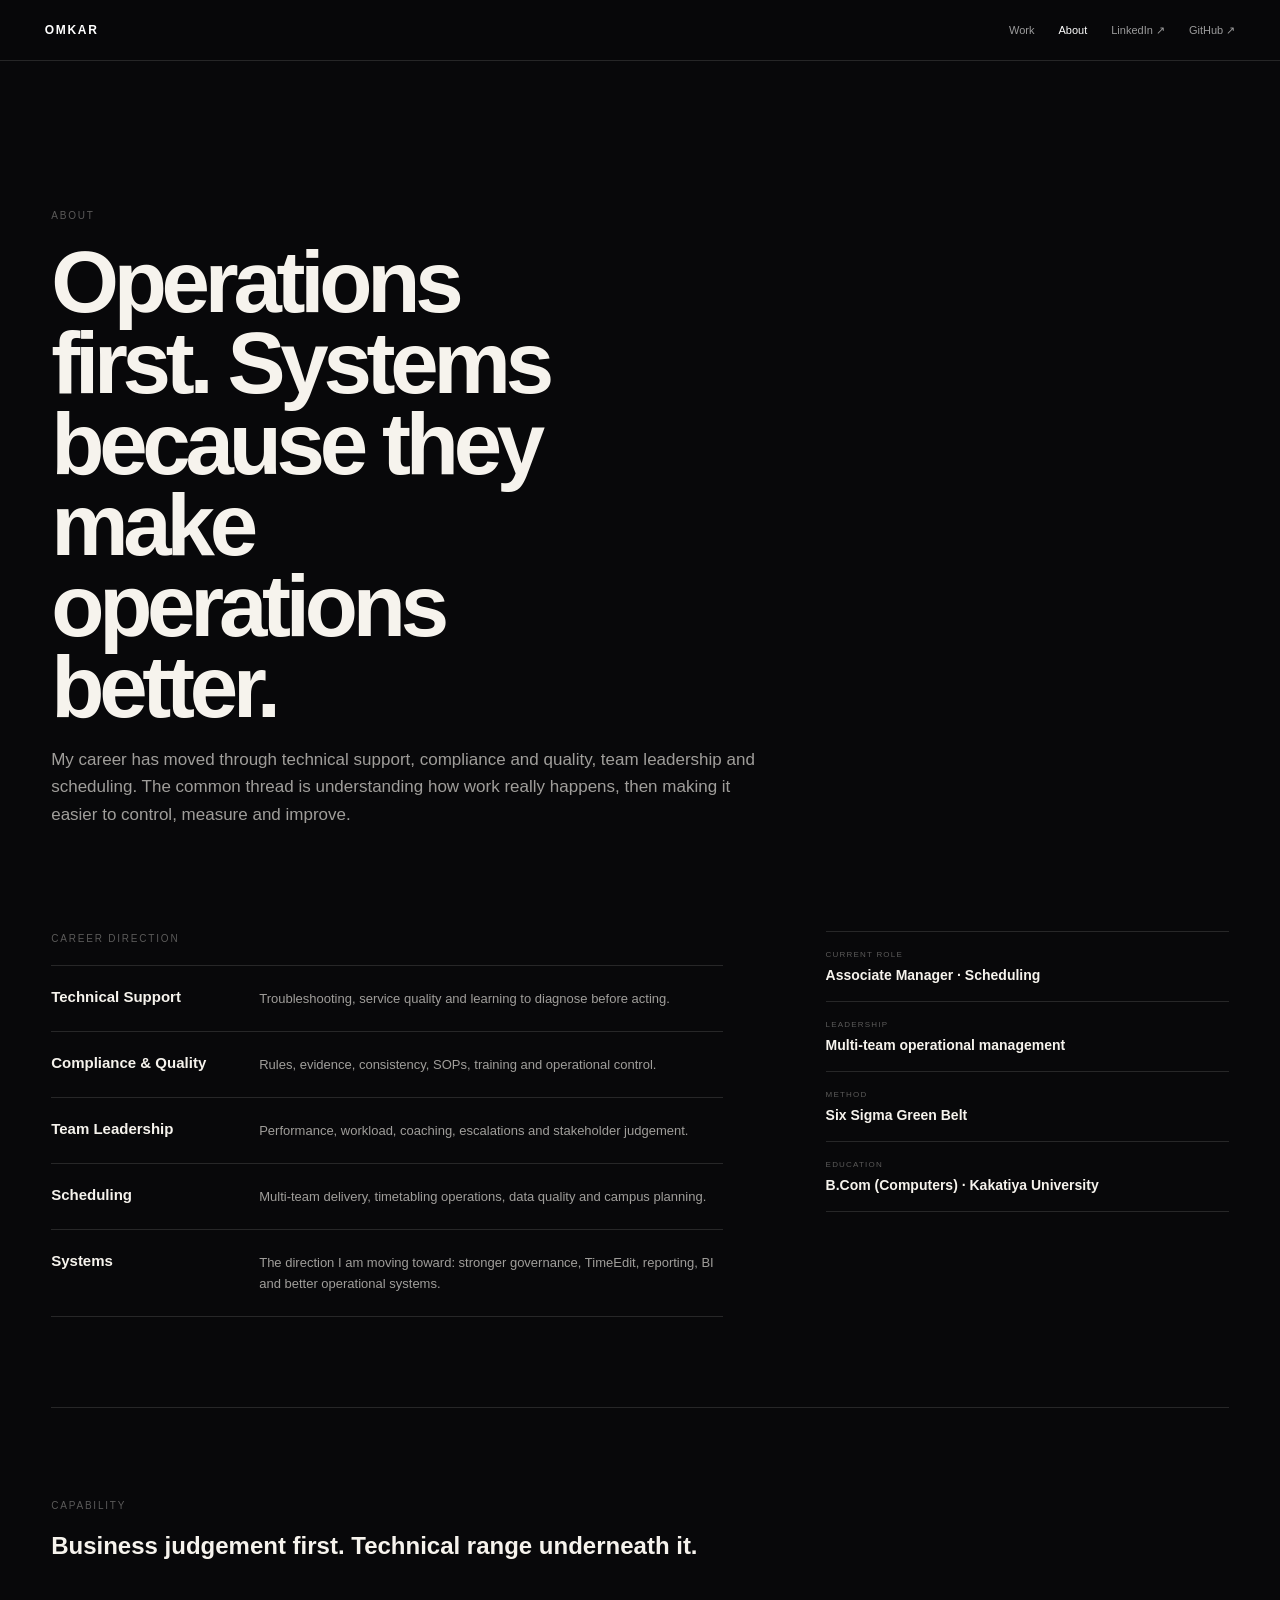
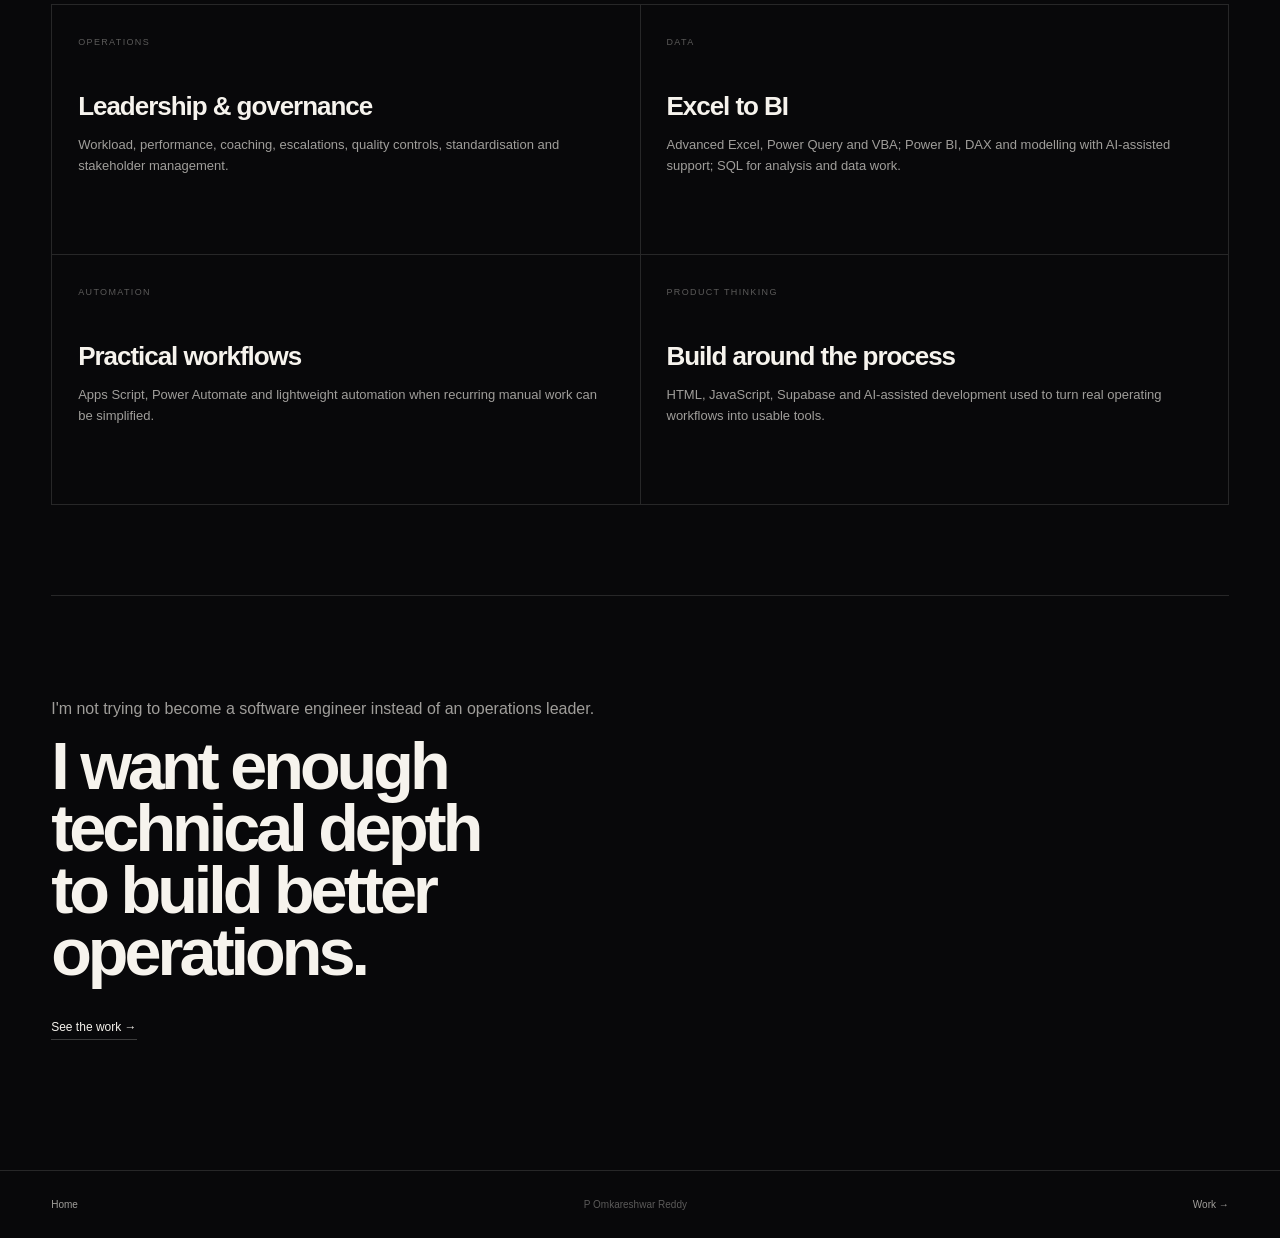
<file: about.html>
<!doctype html>
<html lang="en">
<head>
  <meta charset="utf-8" />
  <meta name="viewport" content="width=device-width, initial-scale=1" />
  <meta name="description" content="About P Omkareshwar Reddy — operations leadership, scheduling, systems, data and practical automation." />
  <meta name="theme-color" content="#08080a" />
  <title>About | P Omkareshwar Reddy</title>
  <link rel="stylesheet" href="styles-v2.css" />
</head>
<body data-page="about">
  <header class="site-header solid-header" data-header>
    <a class="brand" href="index.html">OMKAR</a>
    <nav class="desktop-nav" aria-label="Primary navigation">
      <a href="work.html">Work</a>
      <a class="is-active" href="about.html">About</a>
      <a href="https://www.linkedin.com/in/reddyop/" target="_blank" rel="noreferrer">LinkedIn ↗</a>
      <a href="https://github.com/goreadyconsulting" target="_blank" rel="noreferrer">GitHub ↗</a>
    </nav>
  </header>

  <main class="inner-page about-page">
    <section class="page-intro about-intro">
      <p class="eyebrow">About</p>
      <h1>Operations first. Systems because they make operations better.</h1>
      <p>My career has moved through technical support, compliance and quality, team leadership and scheduling. The common thread is understanding how work really happens, then making it easier to control, measure and improve.</p>
    </section>

    <section class="about-layout">
      <div class="career-story">
        <p class="kicker">Career direction</p>
        <div class="career-steps">
          <article><span>Technical Support</span><p>Troubleshooting, service quality and learning to diagnose before acting.</p></article>
          <article><span>Compliance & Quality</span><p>Rules, evidence, consistency, SOPs, training and operational control.</p></article>
          <article><span>Team Leadership</span><p>Performance, workload, coaching, escalations and stakeholder judgement.</p></article>
          <article><span>Scheduling</span><p>Multi-team delivery, timetabling operations, data quality and campus planning.</p></article>
          <article><span>Systems</span><p>The direction I am moving toward: stronger governance, TimeEdit, reporting, BI and better operational systems.</p></article>
        </div>
      </div>

      <aside class="about-facts">
        <div><small>Current role</small><strong>Associate Manager · Scheduling</strong></div>
        <div><small>Leadership</small><strong>Multi-team operational management</strong></div>
        <div><small>Method</small><strong>Six Sigma Green Belt</strong></div>
        <div><small>Education</small><strong>B.Com (Computers) · Kakatiya University</strong></div>
      </aside>
    </section>

    <section class="capability-section">
      <div class="section-heading compact-heading">
        <p class="kicker">Capability</p>
        <h2>Business judgement first. Technical range underneath it.</h2>
      </div>
      <div class="capability-grid">
        <article><span>Operations</span><h3>Leadership & governance</h3><p>Workload, performance, coaching, escalations, quality controls, standardisation and stakeholder management.</p></article>
        <article><span>Data</span><h3>Excel to BI</h3><p>Advanced Excel, Power Query and VBA; Power BI, DAX and modelling with AI-assisted support; SQL for analysis and data work.</p></article>
        <article><span>Automation</span><h3>Practical workflows</h3><p>Apps Script, Power Automate and lightweight automation when recurring manual work can be simplified.</p></article>
        <article><span>Product thinking</span><h3>Build around the process</h3><p>HTML, JavaScript, Supabase and AI-assisted development used to turn real operating workflows into usable tools.</p></article>
      </div>
    </section>

    <section class="about-principle">
      <p>I'm not trying to become a software engineer instead of an operations leader.</p>
      <h2>I want enough technical depth to build better operations.</h2>
      <a href="work.html">See the work →</a>
    </section>
  </main>

  <footer class="site-footer">
    <a href="index.html">Home</a>
    <span>P Omkareshwar Reddy</span>
    <a href="work.html">Work →</a>
  </footer>
  <script src="journey.js"></script>
</body>
</html>
</file>
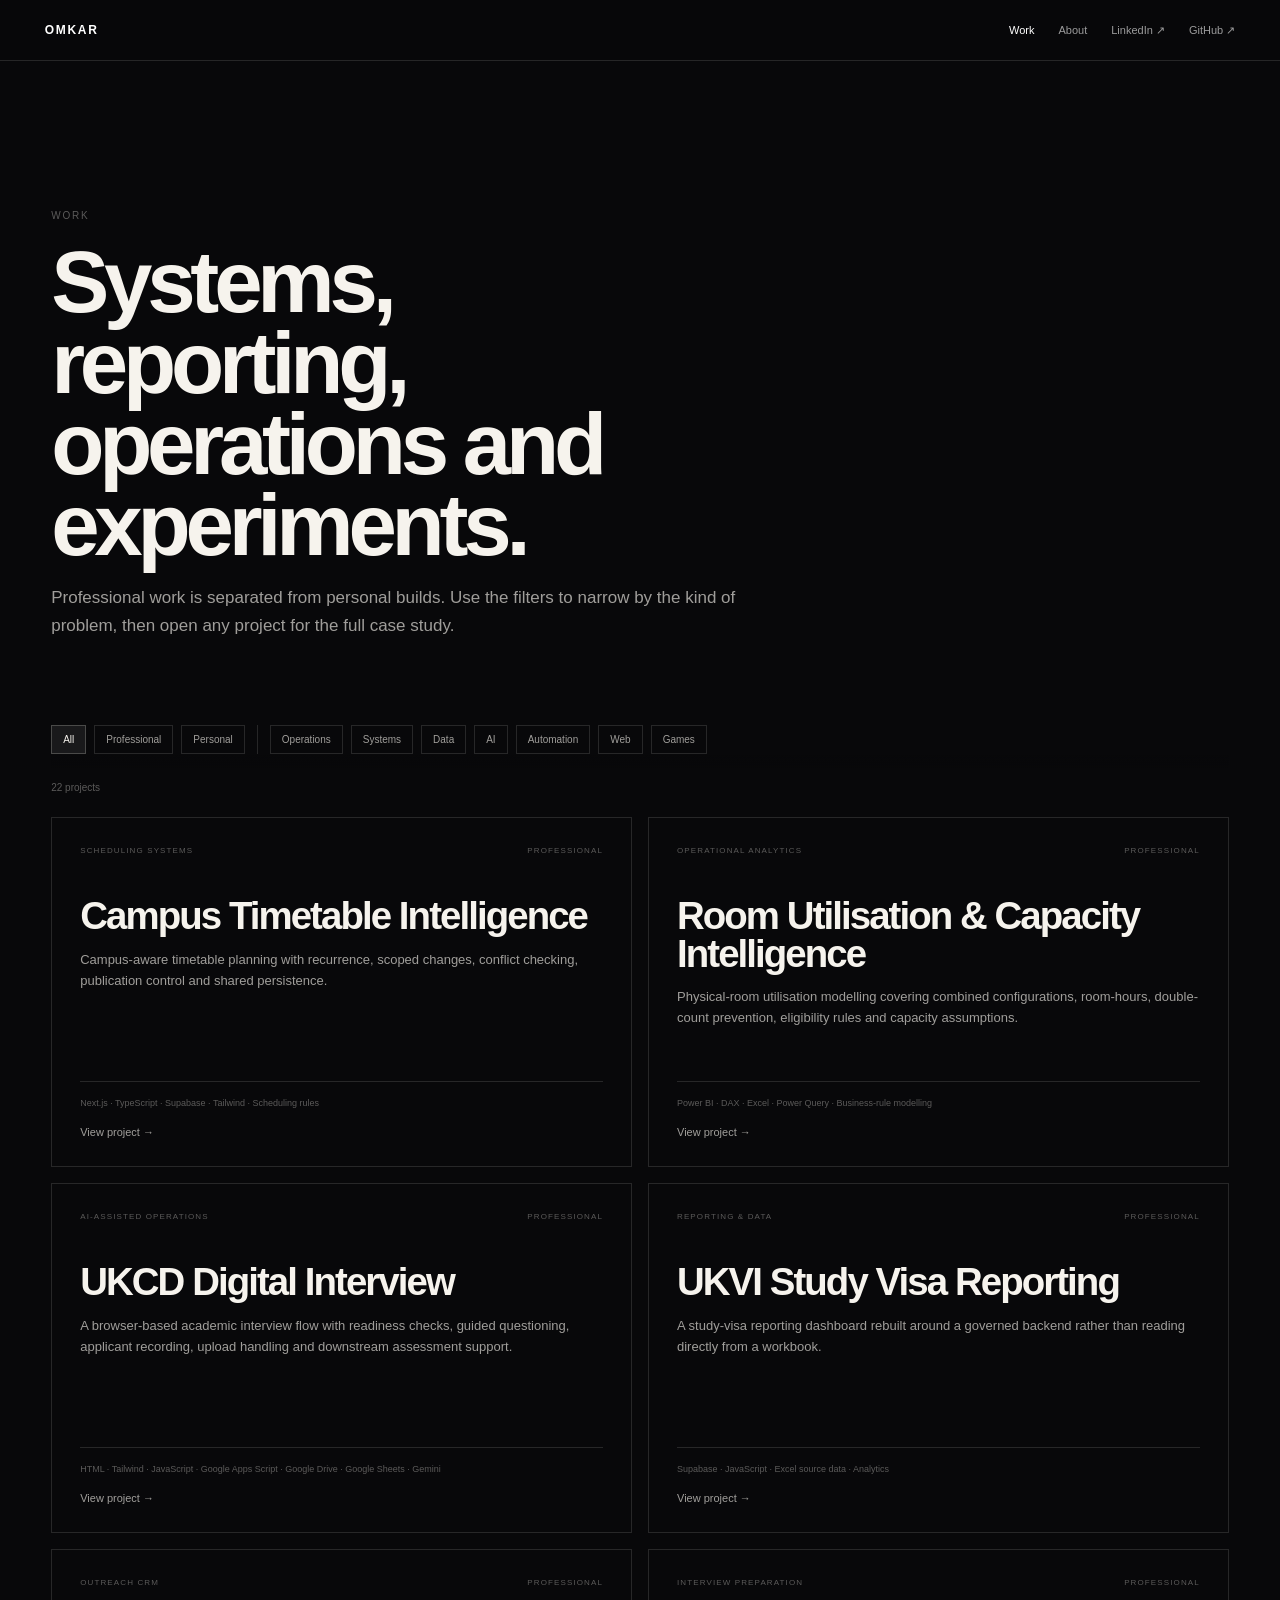
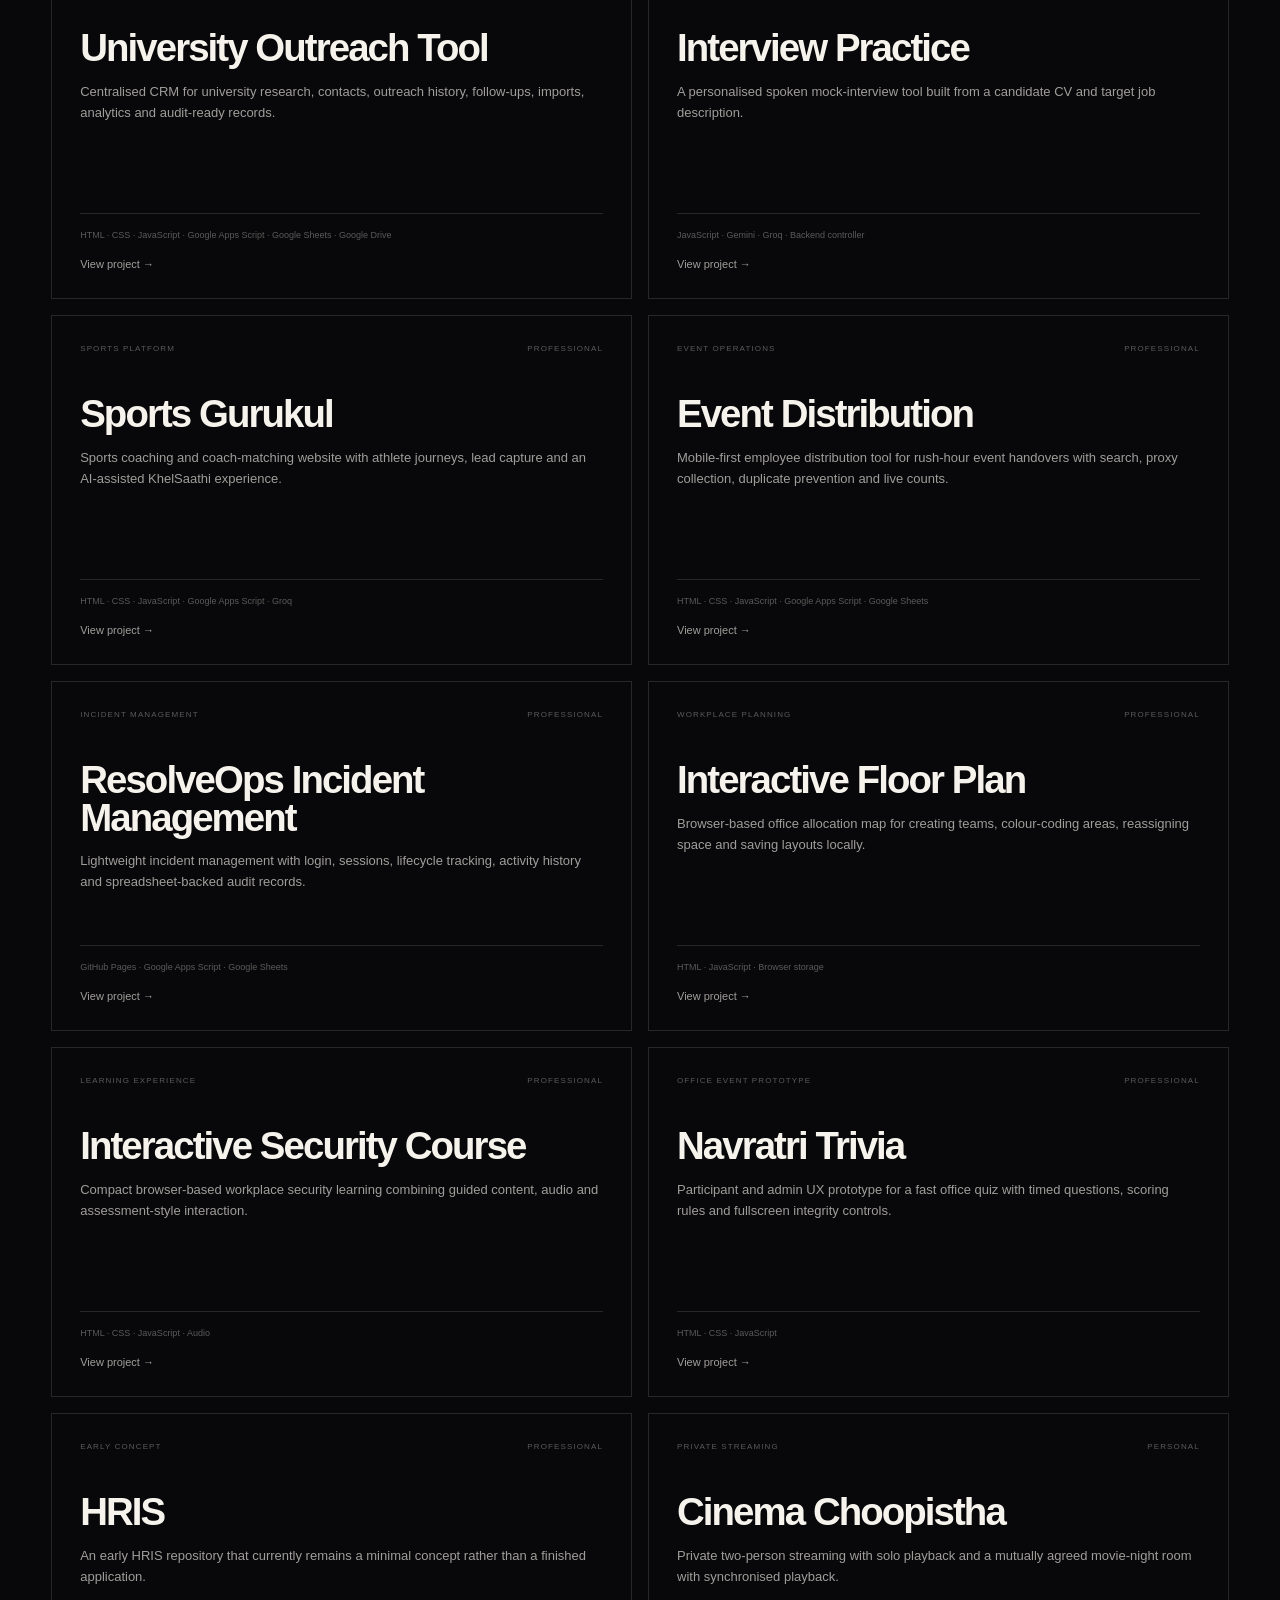
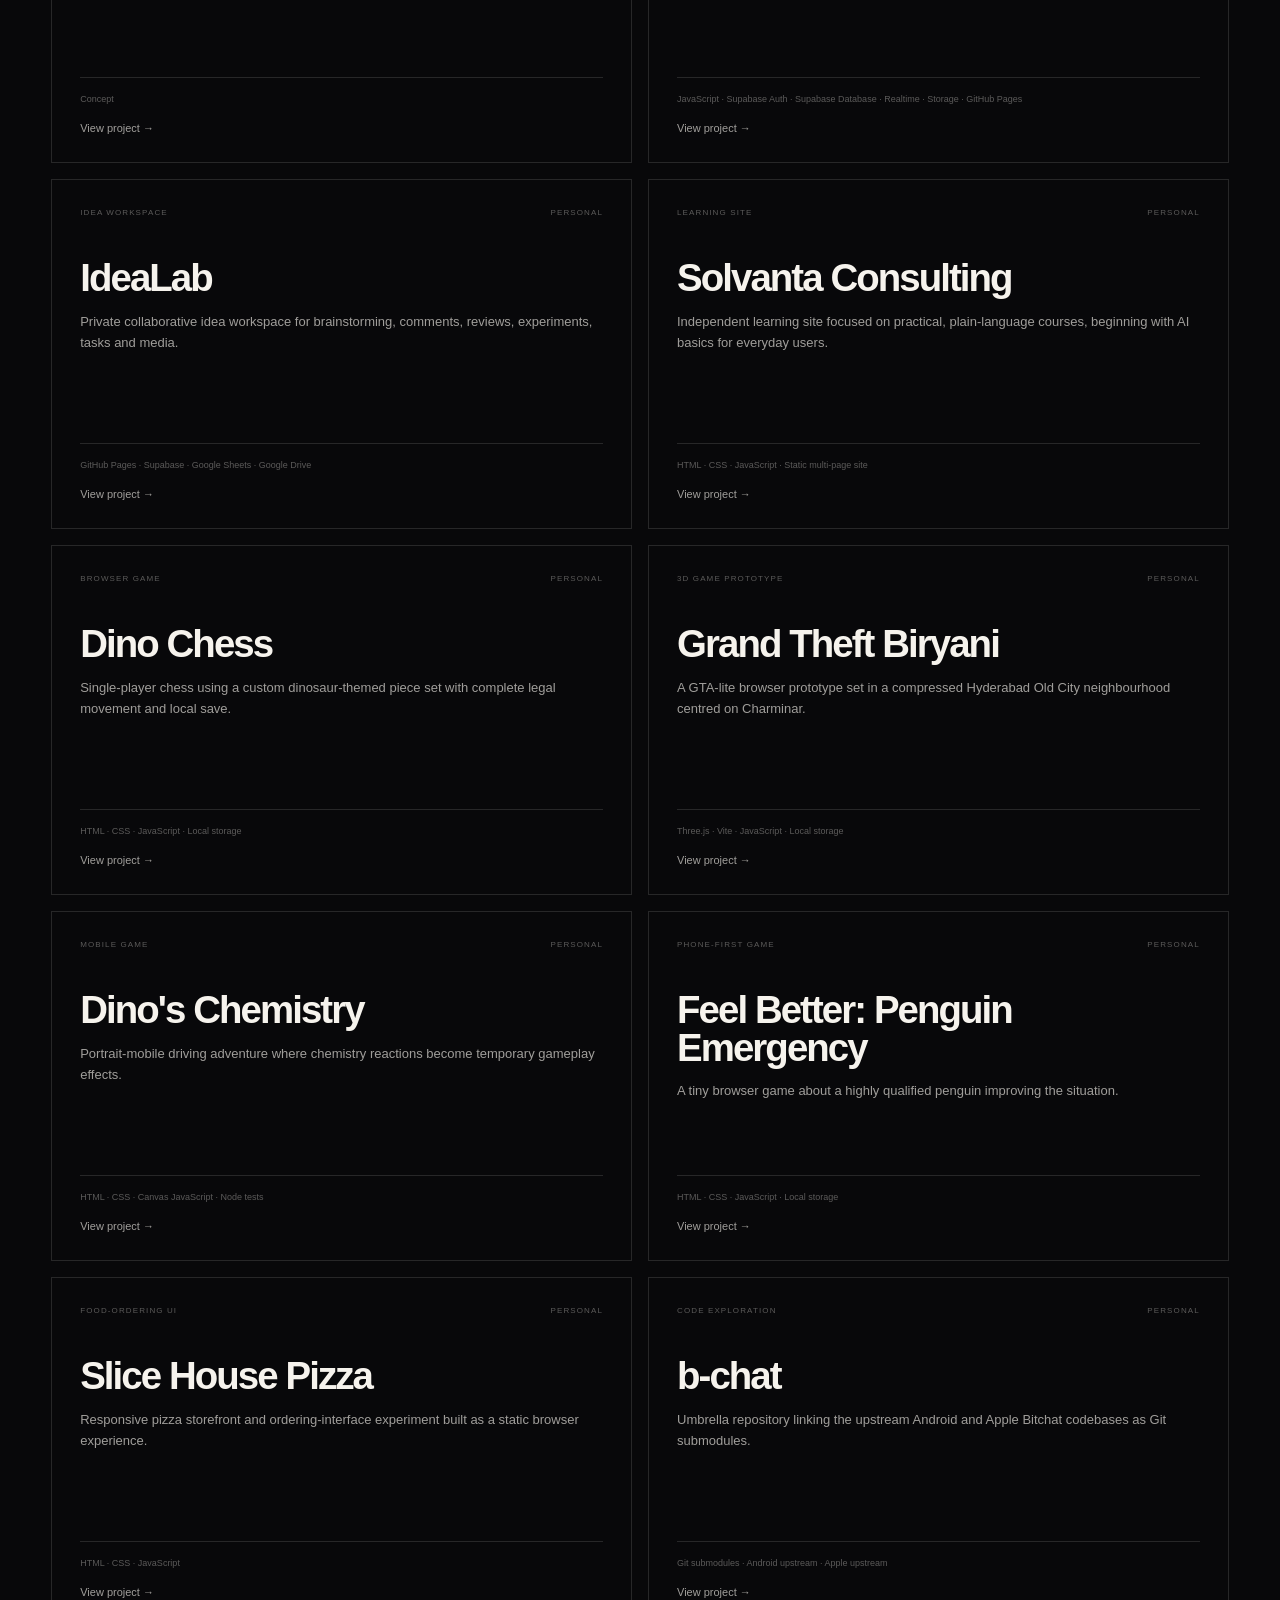
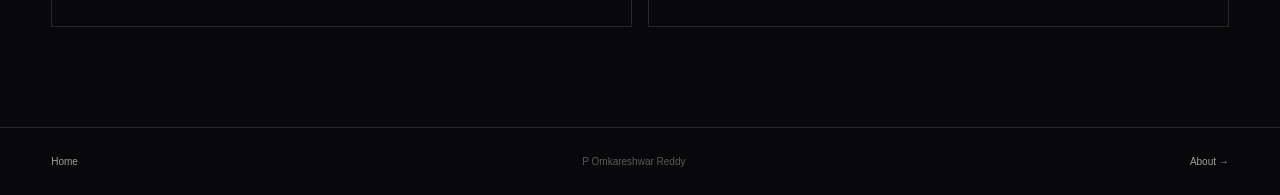
<file: work.html>
<!doctype html>
<html lang="en">
<head>
  <meta charset="utf-8" />
  <meta name="viewport" content="width=device-width, initial-scale=1" />
  <meta name="description" content="Work by P Omkareshwar Reddy across operations, systems, data, automation and personal product experiments." />
  <meta name="theme-color" content="#08080a" />
  <title>Work | P Omkareshwar Reddy</title>
  <link rel="stylesheet" href="styles-v2.css" />
</head>
<body data-page="work">
  <header class="site-header solid-header" data-header>
    <a class="brand" href="index.html">OMKAR</a>
    <nav class="desktop-nav" aria-label="Primary navigation">
      <a class="is-active" href="work.html">Work</a>
      <a href="about.html">About</a>
      <a href="https://www.linkedin.com/in/reddyop/" target="_blank" rel="noreferrer">LinkedIn ↗</a>
      <a href="https://github.com/goreadyconsulting" target="_blank" rel="noreferrer">GitHub ↗</a>
    </nav>
  </header>

  <main class="inner-page">
    <section class="page-intro">
      <p class="eyebrow">Work</p>
      <h1>Systems, reporting, operations and experiments.</h1>
      <p>Professional work is separated from personal builds. Use the filters to narrow by the kind of problem, then open any project for the full case study.</p>
    </section>

    <section class="work-explorer">
      <div class="filter-bar" aria-label="Project filters">
        <button class="filter is-active" data-filter="all">All</button>
        <button class="filter" data-filter="professional">Professional</button>
        <button class="filter" data-filter="personal">Personal</button>
        <span class="filter-separator"></span>
        <button class="filter" data-filter="operations">Operations</button>
        <button class="filter" data-filter="systems">Systems</button>
        <button class="filter" data-filter="data">Data</button>
        <button class="filter" data-filter="ai">AI</button>
        <button class="filter" data-filter="automation">Automation</button>
        <button class="filter" data-filter="web">Web</button>
        <button class="filter" data-filter="games">Games</button>
      </div>
      <div class="explorer-count" data-project-count></div>
      <div class="explorer-grid" data-project-grid></div>
    </section>
  </main>

  <footer class="site-footer">
    <a href="index.html">Home</a>
    <span>P Omkareshwar Reddy</span>
    <a href="about.html">About →</a>
  </footer>

  <script src="projects.js"></script>
  <script src="journey.js"></script>
</body>
</html>
</file>
<file: styles-v2.css>
*{box-sizing:border-box}
html{scroll-behavior:smooth;background:#08080a}
:root{
  --ink:#08080a;
  --ink2:#111114;
  --paper:#efebe4;
  --text:#f6f3ed;
  --muted:rgba(246,243,237,.64);
  --faint:rgba(246,243,237,.35);
  --line:rgba(246,243,237,.13);
  --line-strong:rgba(246,243,237,.22);
  --red:#dc233c;
  --blue:#2457ff;
  --max:1480px;
}
body{
  margin:0;min-width:320px;overflow-x:hidden;color:var(--text);background:var(--ink);
  font-family:"Helvetica Neue",Helvetica,Arial,sans-serif;-webkit-font-smoothing:antialiased;
}
a{color:inherit;text-decoration:none}
button{font:inherit}
p{line-height:1.62}
h1,h2,h3,p{margin-top:0}
.kicker,.eyebrow{margin:0 0 18px;font-size:10px;letter-spacing:.18em;text-transform:uppercase;color:var(--faint)}
.text-link{display:inline-block;padding-bottom:5px;border-bottom:1px solid var(--line-strong);font-size:12px}

.site-header{
  position:fixed;z-index:100;top:0;left:0;right:0;display:flex;align-items:center;justify-content:space-between;
  padding:23px 3.5vw;transition:transform .28s ease,background .25s ease,border-color .25s ease;
  color:#fff;
}
.site-header.is-hidden{transform:translateY(-100%)}
.site-header.solid-header,.site-header.is-solid{background:rgba(8,8,10,.94);border-bottom:1px solid var(--line)}
.brand{font-size:12px;font-weight:700;letter-spacing:.14em}
.desktop-nav{display:flex;gap:24px;align-items:center}
.desktop-nav a{font-size:11px;color:rgba(255,255,255,.6)}
.desktop-nav a:hover,.desktop-nav a.is-active{color:#fff}

.hero{
  position:relative;min-height:100svh;display:flex;align-items:center;padding:120px 4vw 72px;
  overflow:hidden;isolation:isolate;border-bottom:1px solid var(--line)
}
.hero-content{position:relative;z-index:10;width:min(780px,59vw)}
.hero h1{
  margin:0 0 26px;max-width:9ch;font-size:clamp(64px,7.7vw,132px);line-height:.86;
  letter-spacing:-.075em;font-weight:700
}
.hero-lede{max-width:720px;margin:0;font-size:clamp(18px,1.55vw,24px);line-height:1.45;color:rgba(246,243,237,.72)}
.hero-links{display:flex;gap:24px;margin-top:34px}
.hero-links a{padding-bottom:6px;border-bottom:1px solid rgba(246,243,237,.48);font-size:12px}
.hero-note{position:absolute;z-index:10;right:4vw;bottom:56px;width:min(300px,24vw);padding-top:12px;border-top:1px solid var(--line)}
.hero-note span{font-size:8px;letter-spacing:.17em;text-transform:uppercase;color:var(--faint)}
.hero-note p{margin:8px 0 0;font-size:12px;color:var(--muted)}
.hero-art{position:absolute;inset:0;z-index:1;pointer-events:none;overflow:hidden}
.hero-portrait{
  position:absolute;right:-2vw;bottom:-7vh;width:min(48vw,760px);height:94vh;object-fit:contain;object-position:center bottom;
  opacity:.16;filter:contrast(1.05) drop-shadow(0 30px 50px rgba(0,0,0,.45));will-change:transform
}
.hero-front{transform:translate3d(var(--front-x,0),var(--front-y,0),0)}
.hero-back{right:8vw;opacity:.045;transform:translate3d(var(--back-x,0),var(--back-y,0),0) scale(1.1)}
.hero-glow{position:absolute;width:42vw;height:42vw;border-radius:50%;filter:blur(135px);opacity:.12}
.hero-glow-red{right:8vw;top:2vh;background:var(--red);transform:translateX(var(--red-x,0))}
.hero-glow-blue{right:-8vw;bottom:-18vh;background:var(--blue);transform:translateX(var(--blue-x,0))}
.hero-word{position:absolute;font-weight:700;font-size:clamp(80px,13vw,230px);letter-spacing:-.08em;color:rgba(255,255,255,.024);white-space:nowrap;will-change:transform}
.hero-word-a{top:9vh;right:-4vw;transform:translateX(var(--word-a,0))}
.hero-word-b{top:42vh;right:3vw;transform:translateX(var(--word-b,0))}
.hero-word-c{bottom:2vh;right:27vw;transform:translateX(var(--word-c,0))}

.home-section{max-width:var(--max);margin:0 auto;padding:108px 4vw;border-bottom:1px solid var(--line)}
.home-section-head{max-width:920px;margin-bottom:50px}
.home-section-head h2,.page-intro h1,.about-principle h2{
  margin:0 0 18px;font-size:clamp(42px,5.2vw,84px);line-height:.93;letter-spacing:-.06em;font-weight:700
}
.home-section-head>p:last-child,.page-intro>p:last-child{max-width:720px;margin:0;color:var(--muted)}
.split-head{display:flex;max-width:none;align-items:end;justify-content:space-between;gap:40px}
.split-head>div{max-width:920px}.split-head .text-link{margin-bottom:10px;white-space:nowrap}
.mode-strip{display:grid;grid-template-columns:repeat(4,1fr);border-top:1px solid var(--line);border-left:1px solid var(--line)}
.mode-strip article{padding:24px;min-height:170px;border-right:1px solid var(--line);border-bottom:1px solid var(--line)}
.mode-strip span{display:block;margin-bottom:36px;font-size:10px;letter-spacing:.16em;text-transform:uppercase;color:var(--faint)}
.mode-strip p{margin:0;font-size:13px;color:var(--muted)}

.featured-list{border-top:1px solid var(--line)}
.featured-row{
  display:grid;grid-template-columns:1.05fr 1.05fr .65fr auto;gap:28px;align-items:center;
  padding:26px 0;border-bottom:1px solid var(--line);transition:padding .2s ease,background .2s ease
}
.featured-row:hover{padding-left:14px;padding-right:14px;background:rgba(255,255,255,.018)}
.featured-row small{display:block;margin-bottom:8px;font-size:8px;letter-spacing:.15em;text-transform:uppercase;color:var(--faint)}
.featured-row h3{margin:0;font-size:clamp(22px,2.2vw,34px);letter-spacing:-.04em}
.featured-row p{margin:0;font-size:12px;color:var(--muted)}
.featured-row>span{font-size:10px;color:var(--faint)}
.featured-row b{font-size:18px;font-weight:400}

.work-gateway{display:grid;grid-template-columns:1fr 1fr;gap:18px}
.gateway{display:flex;flex-direction:column;min-height:380px;padding:34px;border:1px solid var(--line);transition:background .2s ease,transform .2s ease}
.gateway:hover{background:rgba(255,255,255,.025);transform:translateY(-2px)}
.gateway h2{max-width:12ch;margin:0 0 18px;font-size:clamp(36px,4vw,62px);line-height:.95;letter-spacing:-.055em}
.gateway>p:not(.kicker){max-width:520px;color:var(--muted)}
.gateway>span{margin-top:auto;font-size:12px}

.about-preview{display:grid;grid-template-columns:1.1fr .9fr;gap:9vw;align-items:center}
.about-preview-copy h2{max-width:11ch;margin:0 0 24px;font-size:clamp(44px,5vw,80px);line-height:.93;letter-spacing:-.06em}
.about-preview-copy>p:not(.kicker){max-width:700px;color:var(--muted);font-size:16px}
.about-preview-rail{display:grid;grid-template-columns:auto 1fr auto 1fr auto 1fr auto 1fr auto;align-items:center;gap:8px}
.about-preview-rail span{font-size:9px;letter-spacing:.08em;text-transform:uppercase;color:rgba(246,243,237,.52);white-space:nowrap}
.about-preview-rail i{height:1px;background:var(--line)}

.contact-section{min-height:66vh;display:flex;flex-direction:column;justify-content:center;padding:110px 4vw;background:var(--paper);color:#111113}
.contact-section .kicker{color:rgba(17,17,19,.42)}
.contact-section h2{margin:0 0 18px;max-width:9ch;font-size:clamp(58px,7vw,118px);line-height:.9;letter-spacing:-.07em}
.contact-section>p:not(.kicker){margin:0;color:rgba(17,17,19,.62);font-size:17px}
.contact-links{display:flex;gap:28px;margin-top:40px}
.contact-links a{padding-bottom:7px;border-bottom:1px solid rgba(17,17,19,.48);font-size:14px}

/* Shared inner pages */
.inner-page{max-width:var(--max);margin:0 auto;padding:138px 4vw 100px}
.page-intro{max-width:1050px;padding:70px 0 72px}
.page-intro h1{font-size:clamp(54px,6.8vw,112px);max-width:12ch}
.page-intro>p:last-child{font-size:17px}
.site-footer{display:flex;justify-content:space-between;gap:20px;padding:28px 4vw;border-top:1px solid var(--line);font-size:10px;color:var(--faint)}
.site-footer a{color:var(--muted)}

.filter-bar{
  position:sticky;top:68px;z-index:30;display:flex;flex-wrap:wrap;gap:8px;padding:14px 0;
  background:linear-gradient(180deg,var(--ink) 76%,rgba(8,8,10,0));margin-bottom:12px
}
.filter{border:1px solid var(--line);background:transparent;color:var(--muted);padding:8px 11px;cursor:pointer;font-size:10px}
.filter:hover,.filter.is-active{border-color:var(--line-strong);background:rgba(255,255,255,.07);color:var(--text)}
.filter-separator{width:1px;background:var(--line);margin:0 4px}
.explorer-count{margin:14px 0 24px;font-size:10px;color:var(--faint)}
.explorer-grid{display:grid;grid-template-columns:repeat(2,1fr);gap:16px}
.explorer-card{display:flex;flex-direction:column;min-height:350px;padding:28px;border:1px solid var(--line);transition:background .2s ease,transform .2s ease}
.explorer-card:hover{background:rgba(255,255,255,.025);transform:translateY(-2px)}
.explorer-card .card-meta{display:flex;justify-content:space-between;gap:16px;margin-bottom:42px;font-size:8px;letter-spacing:.14em;text-transform:uppercase;color:var(--faint)}
.explorer-card h2{margin:0 0 14px;font-size:clamp(27px,3vw,46px);line-height:.98;letter-spacing:-.05em}
.explorer-card p{margin:0 0 24px;color:var(--muted);font-size:13px}
.explorer-card .card-tech{margin-top:auto;padding-top:16px;border-top:1px solid var(--line);font-size:9px;color:var(--faint)}
.explorer-card .card-arrow{margin-top:18px;font-size:11px;color:var(--muted)}
.explorer-card.is-hidden{display:none}

/* Project case study */
.project-page{max-width:1300px}
.project-loading{padding:120px 0;color:var(--muted)}
.case-hero{padding:70px 0 66px;border-bottom:1px solid var(--line)}
.case-meta{display:flex;gap:12px;align-items:center;margin-bottom:22px;font-size:9px;letter-spacing:.15em;text-transform:uppercase;color:var(--faint)}
.case-meta i{width:28px;height:1px;background:var(--line)}
.case-hero h1{margin:0 0 24px;max-width:12ch;font-size:clamp(54px,7vw,112px);line-height:.88;letter-spacing:-.07em}
.case-summary{max-width:850px;margin:0;font-size:clamp(18px,1.7vw,25px);line-height:1.45;color:rgba(246,243,237,.72)}
.case-links{display:flex;gap:20px;flex-wrap:wrap;margin-top:30px}
.case-links a{padding-bottom:6px;border-bottom:1px solid var(--line-strong);font-size:12px}
.case-grid{display:grid;grid-template-columns:1fr 1fr;gap:70px;padding:76px 0;border-bottom:1px solid var(--line)}
.case-block small,.architecture-section>small,.tech-section>small{display:block;margin-bottom:16px;font-size:9px;letter-spacing:.16em;text-transform:uppercase;color:var(--faint)}
.case-block h2{margin:0 0 16px;font-size:clamp(30px,3.5vw,54px);line-height:.98;letter-spacing:-.05em}
.case-block p{margin:0;color:var(--muted);font-size:14px}
.architecture-section{padding:74px 0;border-bottom:1px solid var(--line)}
.architecture-section h2,.tech-section h2{margin:0 0 28px;font-size:clamp(36px,4vw,62px);letter-spacing:-.055em}
.architecture-diagram{display:flex;align-items:center;gap:10px;flex-wrap:wrap}
.architecture-diagram span{padding:16px 18px;border:1px solid var(--line);font-size:12px;color:rgba(246,243,237,.78)}
.architecture-diagram i{font-style:normal;color:var(--faint)}
.tech-section{padding:70px 0;border-bottom:1px solid var(--line)}
.tech-list{display:flex;flex-wrap:wrap;gap:8px}
.tech-list span{padding:9px 12px;border:1px solid var(--line);font-size:11px;color:var(--muted)}
.case-note{padding:66px 0;font-size:clamp(24px,3vw,42px);line-height:1.15;letter-spacing:-.04em;color:rgba(246,243,237,.72)}
.case-nav{display:flex;justify-content:space-between;gap:20px;padding-top:24px;border-top:1px solid var(--line);font-size:11px;color:var(--muted)}

/* About */
.about-intro{max-width:1120px}
.about-layout{display:grid;grid-template-columns:1.25fr .75fr;gap:8vw;padding:30px 0 90px;border-bottom:1px solid var(--line)}
.career-steps{border-top:1px solid var(--line)}
.career-steps article{display:grid;grid-template-columns:180px 1fr;gap:28px;padding:22px 0;border-bottom:1px solid var(--line)}
.career-steps span{font-size:15px;font-weight:600}
.career-steps p{margin:0;color:var(--muted);font-size:13px}
.about-facts{border-top:1px solid var(--line)}
.about-facts div{padding:18px 0;border-bottom:1px solid var(--line)}
.about-facts small,.about-facts strong{display:block}
.about-facts small{margin-bottom:8px;font-size:8px;letter-spacing:.15em;text-transform:uppercase;color:var(--faint)}
.about-facts strong{font-size:14px;font-weight:600}
.capability-section{padding:90px 0;border-bottom:1px solid var(--line)}
.compact-heading{max-width:900px;margin-bottom:44px}
.capability-grid{display:grid;grid-template-columns:1fr 1fr;border-top:1px solid var(--line);border-left:1px solid var(--line)}
.capability-grid article{min-height:250px;padding:26px;border-right:1px solid var(--line);border-bottom:1px solid var(--line)}
.capability-grid span{font-size:9px;letter-spacing:.15em;text-transform:uppercase;color:var(--faint)}
.capability-grid h3{margin:42px 0 12px;font-size:26px;letter-spacing:-.04em}
.capability-grid p{margin:0;color:var(--muted);font-size:13px}
.about-principle{padding:100px 0 30px;max-width:950px}
.about-principle>p{margin:0 0 14px;color:var(--muted)}
.about-principle h2{max-width:12ch}
.about-principle a{display:inline-block;margin-top:18px;padding-bottom:5px;border-bottom:1px solid var(--line-strong);font-size:12px}

@media(max-width:1050px){
  .desktop-nav{gap:16px}
  .hero-content{width:min(680px,64vw)}
  .hero-portrait{width:min(54vw,650px)}
  .featured-row{grid-template-columns:1fr 1fr auto}.featured-row>span{display:none}
  .about-preview{grid-template-columns:1fr}.about-preview-rail{margin-top:20px}
  .explorer-grid{grid-template-columns:1fr 1fr}
}
@media(max-width:760px){
  .site-header{padding:18px 5vw}.desktop-nav{gap:14px}.desktop-nav a:nth-child(3){display:none}
  .hero{min-height:92svh;padding:105px 6vw 68px;align-items:flex-start}
  .hero-content{width:100%;padding-top:7vh}
  .hero h1{font-size:clamp(54px,15vw,82px)}
  .hero-portrait{right:-30vw;width:105vw;height:72vh;opacity:.09}
  .hero-back{display:none}
  .hero-note{position:relative;right:auto;bottom:auto;width:100%;margin-top:50px}
  .hero-word{font-size:25vw}
  .home-section{padding:82px 6vw}
  .home-section-head h2,.page-intro h1{font-size:clamp(42px,12vw,66px)}
  .mode-strip,.work-gateway,.explorer-grid,.about-layout,.case-grid,.capability-grid{grid-template-columns:1fr}
  .mode-strip article{min-height:0}.mode-strip span{margin-bottom:24px}
  .split-head{display:block}.split-head .text-link{margin-top:18px}
  .featured-row{grid-template-columns:1fr auto;gap:16px}.featured-row p,.featured-row>span{display:none}
  .featured-row h3{font-size:25px}
  .gateway{min-height:300px}
  .about-preview-rail{display:flex;flex-wrap:wrap;gap:8px 12px}.about-preview-rail i{display:none}
  .inner-page{padding:110px 6vw 80px}
  .page-intro{padding:46px 0 52px}
  .filter-bar{top:55px;overflow-x:auto;flex-wrap:nowrap;padding-bottom:18px}.filter{white-space:nowrap}.filter-separator{min-width:1px}
  .explorer-grid{grid-template-columns:1fr}.explorer-card{min-height:290px}
  .case-grid{gap:44px}.architecture-diagram span{padding:12px 13px}
  .career-steps article{grid-template-columns:1fr;gap:8px}
  .contact-links{flex-wrap:wrap}
}
@media(prefers-reduced-motion:reduce){
  html{scroll-behavior:auto}
  .site-header,.hero-portrait,.hero-glow,.hero-word,.gateway,.explorer-card,.featured-row{transition:none!important;transform:none!important}
}
</file>
